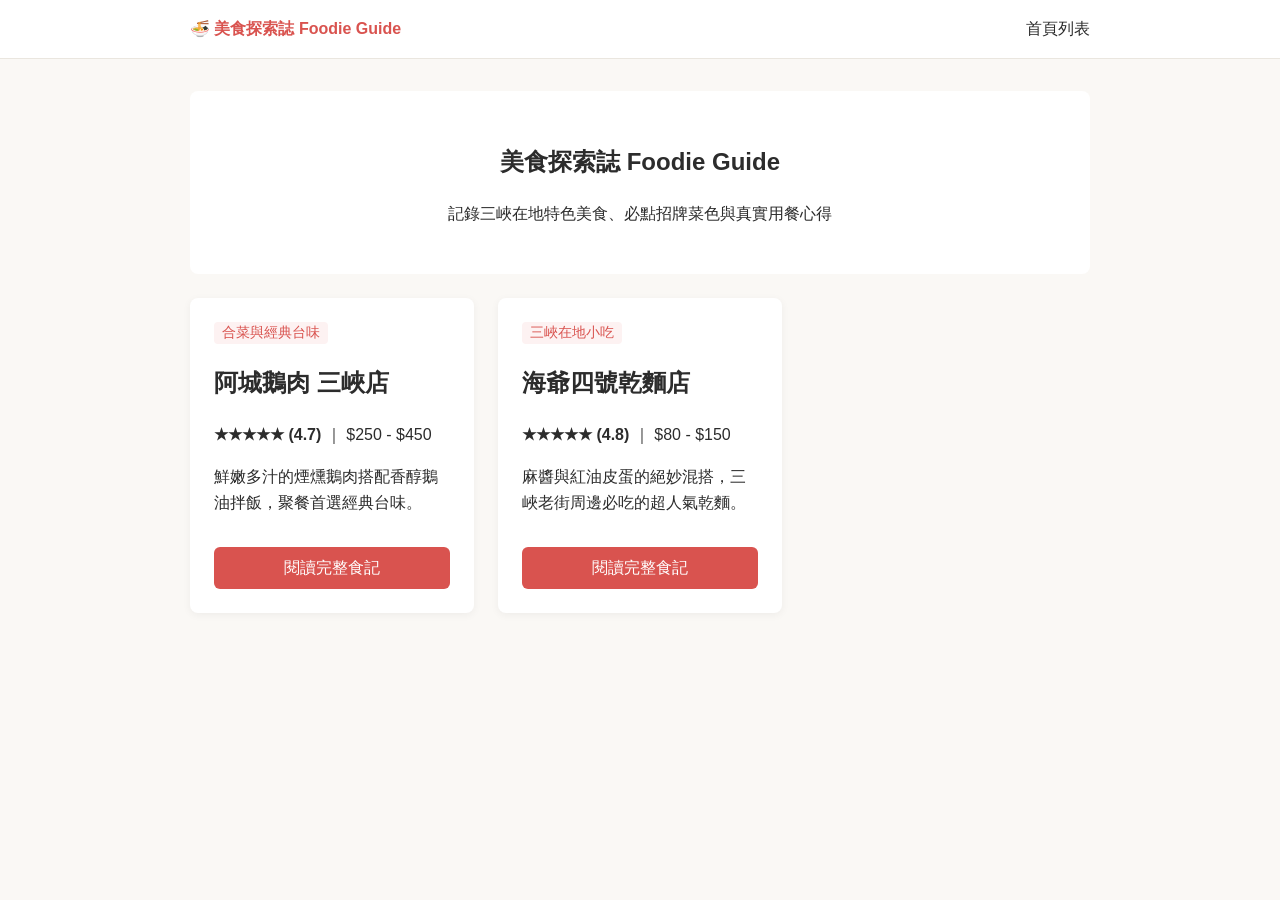
<file: index.html>
<head>
  <meta charset="UTF-8">
  <meta name="viewport" content="width=device-width, initial-scale=1.0">
  <title>美食探索誌 Foodie Guide</title>
  <link rel="stylesheet" href="style.css">
</head>
<body>
  <nav class="navbar">
    <div class="nav-container">
      <a href="index.html" class="nav-brand">🍜 美食探索誌 Foodie Guide</a>
      <a href="index.html" class="nav-link">首頁列表</a>
    </div>
  </nav>

  <main class="container">
    <section class="hero">
      <h1>美食探索誌 Foodie Guide</h1>
      <p>記錄三峽在地特色美食、必點招牌菜色與真實用餐心得</p>
    </section>

    <section class="card-grid">
      <article class="card">
        <div>
          <span class="tag">合菜與經典台味</span>
          <h2>阿城鵝肉 三峽店</h2>
          <p><strong>★★★★★ (4.7)</strong> ｜ $250 - $450</p>
          <p>鮮嫩多汁的煙燻鵝肉搭配香醇鵝油拌飯，聚餐首選經典台味。</p>
        </div>
        <a href="acheng-goose.html" class="btn">閱讀完整食記</a>
      </article>

      <article class="card">
        <div>
          <span class="tag">三峽在地小吃</span>
          <h2>海爺四號乾麵店</h2>
          <p><strong>★★★★★ (4.8)</strong> ｜ $80 - $150</p>
          <p>麻醬與紅油皮蛋的絕妙混搭，三峽老街周邊必吃的超人氣乾麵。</p>
        </div>
        <a href="haiye-noodles.html" class="btn">閱讀完整食記</a>
      </article>
    </section>
  </main>
</body>
</html>
</file>
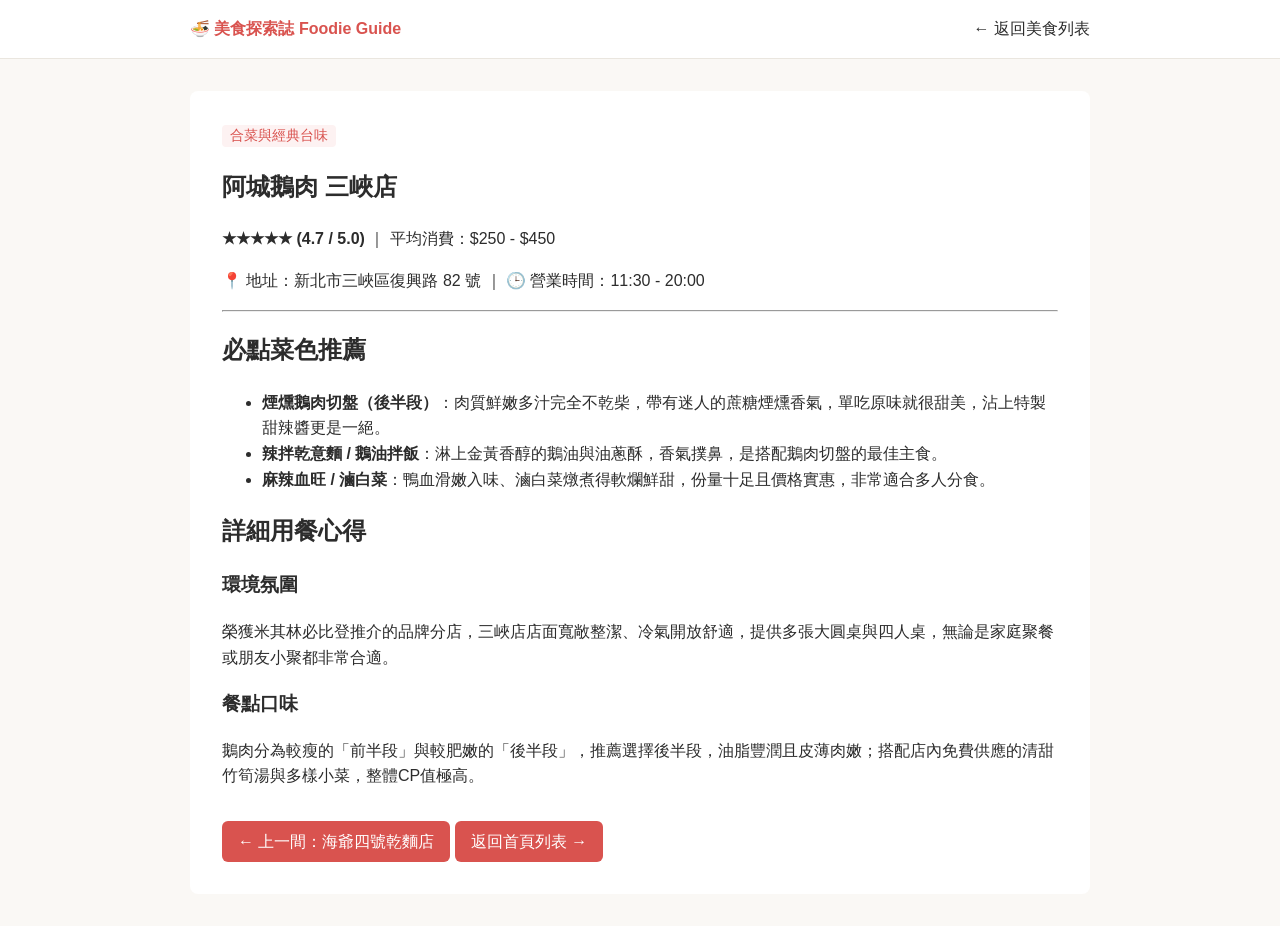
<file: acheng-goose.html>
<!DOCTYPE html>
<html lang="zh-Hant">
<head>
  <meta charset="UTF-8">
  <meta name="viewport" content="width=device-width, initial-scale=1.0">
  <title>阿城鵝肉 三峽店｜美食探索誌</title>
  <link rel="stylesheet" href="style.css">
</head>
<body>
  <nav class="navbar">
    <div class="nav-container">
      <a href="index.html" class="nav-brand">🍜 美食探索誌 Foodie Guide</a>
      <a href="index.html" class="nav-link">← 返回美食列表</a>
    </div>
  </nav>

  <main class="container">
    <article class="article-box">
      <header>
        <span class="tag">合菜與經典台味</span>
        <h1>阿城鵝肉 三峽店</h1>
        <p><strong>★★★★★ (4.7 / 5.0)</strong> ｜ 平均消費：$250 - $450</p>
        <p>📍 地址：新北市三峽區復興路 82 號 ｜ 🕒 營業時間：11:30 - 20:00</p>
      </header>
      <hr>
      <h2>必點菜色推薦</h2>
      <ul>
        <li><strong>煙燻鵝肉切盤（後半段）</strong>：肉質鮮嫩多汁完全不乾柴，帶有迷人的蔗糖煙燻香氣，單吃原味就很甜美，沾上特製甜辣醬更是一絕。</li>
        <li><strong>辣拌乾意麵 / 鵝油拌飯</strong>：淋上金黃香醇的鵝油與油蔥酥，香氣撲鼻，是搭配鵝肉切盤的最佳主食。</li>
        <li><strong>麻辣血旺 / 滷白菜</strong>：鴨血滑嫩入味、滷白菜燉煮得軟爛鮮甜，份量十足且價格實惠，非常適合多人分食。</li>
      </ul>

      <h2>詳細用餐心得</h2>
      <h3>環境氛圍</h3>
      <p>榮獲米其林必比登推介的品牌分店，三峽店店面寬敞整潔、冷氣開放舒適，提供多張大圓桌與四人桌，無論是家庭聚餐或朋友小聚都非常合適。</p>

      <h3>餐點口味</h3>
      <p>鵝肉分為較瘦的「前半段」與較肥嫩的「後半段」，推薦選擇後半段，油脂豐潤且皮薄肉嫩；搭配店內免費供應的清甜竹筍湯與多樣小菜，整體CP值極高。</p>

      <div>
        <a href="haiye-noodles.html" class="btn">← 上一間：海爺四號乾麵店</a>
        <a href="index.html" class="btn">返回首頁列表 →</a>
      </div>
    </article>
  </main>
</body>
</html>
</file>
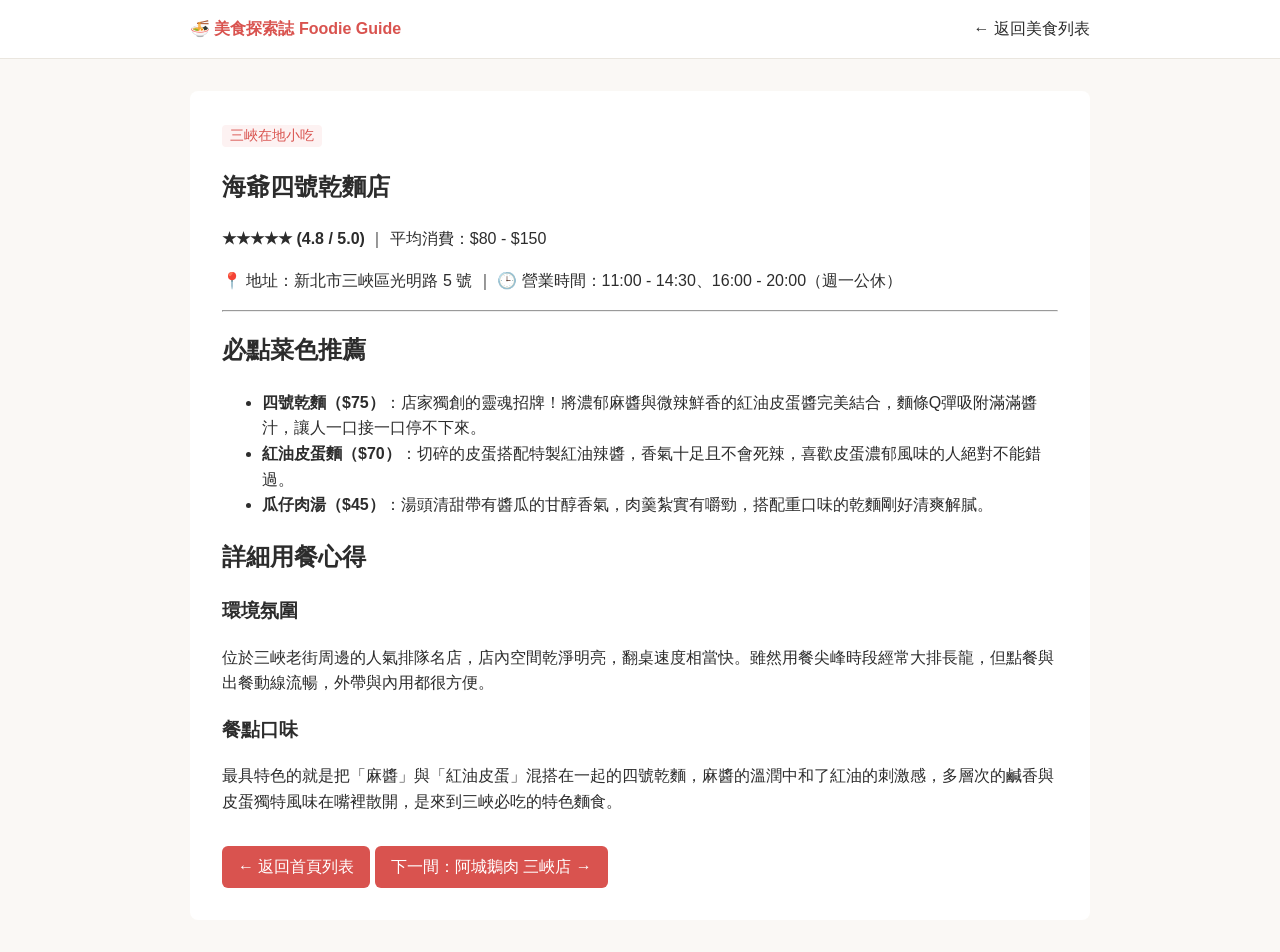
<file: haiye-noodles.html>
<!DOCTYPE html>
<html lang="zh-Hant">
<head>
  <meta charset="UTF-8">
  <meta name="viewport" content="width=device-width, initial-scale=1.0">
  <title>海爺四號乾麵店｜美食探索誌</title>
  <link rel="stylesheet" href="style.css">
</head>
<body>
  <nav class="navbar">
    <div class="nav-container">
      <a href="index.html" class="nav-brand">🍜 美食探索誌 Foodie Guide</a>
      <a href="index.html" class="nav-link">← 返回美食列表</a>
    </div>
  </nav>

  <main class="container">
    <article class="article-box">
      <header>
        <span class="tag">三峽在地小吃</span>
        <h1>海爺四號乾麵店</h1>
        <p><strong>★★★★★ (4.8 / 5.0)</strong> ｜ 平均消費：$80 - $150</p>
        <p>📍 地址：新北市三峽區光明路 5 號 ｜ 🕒 營業時間：11:00 - 14:30、16:00 - 20:00（週一公休）</p>
      </header>
      <hr>
      <h2>必點菜色推薦</h2>
      <ul>
        <li><strong>四號乾麵（$75）</strong>：店家獨創的靈魂招牌！將濃郁麻醬與微辣鮮香的紅油皮蛋醬完美結合，麵條Q彈吸附滿滿醬汁，讓人一口接一口停不下來。</li>
        <li><strong>紅油皮蛋麵（$70）</strong>：切碎的皮蛋搭配特製紅油辣醬，香氣十足且不會死辣，喜歡皮蛋濃郁風味的人絕對不能錯過。</li>
        <li><strong>瓜仔肉湯（$45）</strong>：湯頭清甜帶有醬瓜的甘醇香氣，肉羹紮實有嚼勁，搭配重口味的乾麵剛好清爽解膩。</li>
      </ul>

      <h2>詳細用餐心得</h2>
      <h3>環境氛圍</h3>
      <p>位於三峽老街周邊的人氣排隊名店，店內空間乾淨明亮，翻桌速度相當快。雖然用餐尖峰時段經常大排長龍，但點餐與出餐動線流暢，外帶與內用都很方便。</p>

      <h3>餐點口味</h3>
      <p>最具特色的就是把「麻醬」與「紅油皮蛋」混搭在一起的四號乾麵，麻醬的溫潤中和了紅油的刺激感，多層次的鹹香與皮蛋獨特風味在嘴裡散開，是來到三峽必吃的特色麵食。</p>

      <div>
        <a href="index.html" class="btn">← 返回首頁列表</a>
        <a href="acheng-goose.html" class="btn">下一間：阿城鵝肉 三峽店 →</a>
      </div>
    </article>
  </main>
</body>
</html>
</file>
<file: style.css>
/* 1. 基礎重置與變數 */
:root {
  --primary: #D9534F;
  --bg-main: #FAF8F5;
  --bg-card: #FFFFFF;
  --text-main: #2C2C2C;
}

body {
  font-family: sans-serif;
  background-color: var(--bg-main);
  color: var(--text-main);
  margin: 0;
  line-height: 1.6;
}

/* 2. 導覽列 Navbar */
.navbar {
  background: var(--bg-card);
  padding: 1rem 1.5rem;
  border-bottom: 1px solid #EAE6DF;
}
.nav-container {
  max-width: 900px;
  margin: 0 auto;
  display: flex;
  justify-content: space-between;
}
.nav-brand { color: var(--primary); font-weight: bold; text-decoration: none; }
.nav-link { color: var(--text-main); text-decoration: none; }

/* 3. 版面容器 */
.container {
  max-width: 900px;
  margin: 2rem auto;
  padding: 0 1rem;
}

/* 4. 首頁與卡片網格 */
.hero {
  background: var(--bg-card);
  padding: 2rem;
  border-radius: 8px;
  text-align: center;
  margin-bottom: 1.5rem;
}
.card-grid {
  display: grid;
  grid-template-columns: repeat(auto-fill, minmax(280px, 1fr));
  gap: 1.5rem;
}
.card {
  background: var(--bg-card);
  padding: 1.5rem;
  border-radius: 8px;
  box-shadow: 0 2px 8px rgba(0,0,0,0.05);
  display: flex;
  flex-direction: column;
  justify-content: space-between;
}

/* 5. 內頁與按鈕 */
.article-box {
  background: var(--bg-card);
  padding: 2rem;
  border-radius: 8px;
}
.tag {
  background: #FDF2F2;
  color: var(--primary);
  padding: 0.2rem 0.5rem;
  font-size: 0.85rem;
  border-radius: 4px;
}
.btn {
  display: inline-block;
  background: var(--primary);
  color: white;
  padding: 0.5rem 1rem;
  border-radius: 6px;
  text-decoration: none;
  margin-top: 1rem;
  text-align: center;
}
</file>
